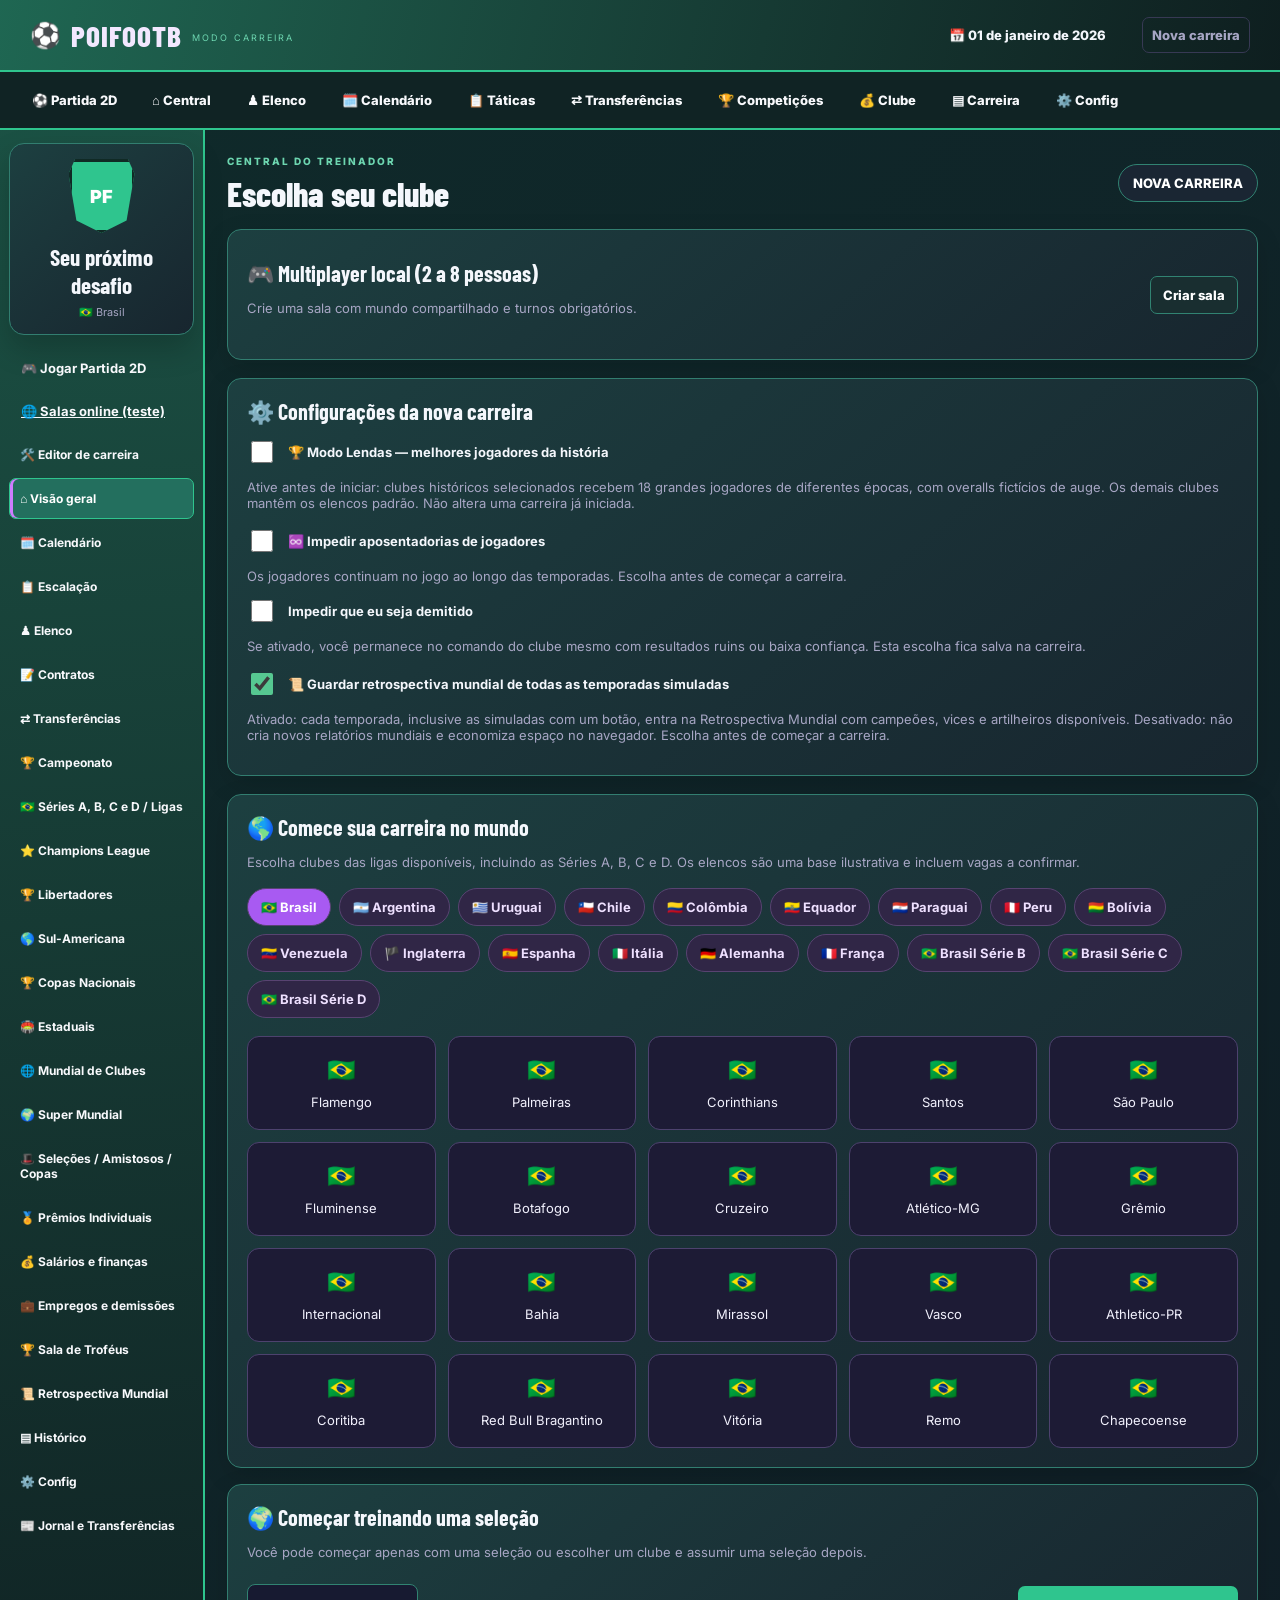
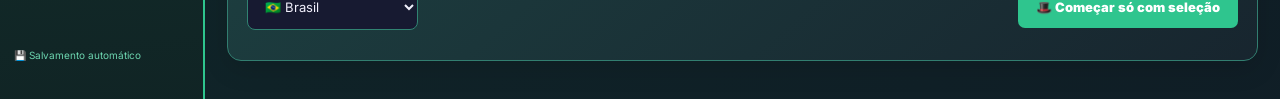
<file: index.html>
<!doctype html><html lang="pt-BR"><head><meta charset="utf-8"><meta name="viewport" content="width=device-width,initial-scale=1"><title>POIFOOTB | Modo Carreira</title><link rel="stylesheet" href="style.css?v=intervalo-20261111"></head><body><header><div class="logo">⚽ <b>POIFOOTB</b><small>MODO CARREIRA</small></div><button id="mobileMenuButton" class="mobile-menu-toggle" aria-label="Abrir menu" aria-expanded="false" aria-controls="nav">☰ Menu</button><div class="header-info"><span id="year"></span><span id="cash"></span><button id="reset">Nova carreira</button></div></header><div id="mobileMenuBackdrop" class="mobile-menu-backdrop"></div><div class="manager-topnav" id="managerTopnav"><a href="partida.html" style="display:inline-flex;align-items:center;padding:10px 14px;color:#73edc2;font-weight:800;text-decoration:none">⚽ Partida 2D</a><button data-jump="home">⌂ Central</button><button data-jump="squad">♟ Elenco</button><button data-jump="calendar">🗓️ Calendário</button><button data-jump="tactics">📋 Táticas</button><button data-jump="market">⇄ Transferências</button><button data-jump="league">🏆 Competições</button><button data-jump="finances">💰 Clube</button><button data-jump="history">▤ Carreira</button><button data-jump="config">⚙️ Config</button></div><div class="shell"><aside><div class="club"><div class="shield" id="shield">PF</div><h2 id="clubtitle">Escolha seu clube</h2><small id="clubsubtitle">Brasileirão Série A</small></div><nav id="nav"><a href="partida.html" style="display:block;padding:12px;color:#73edc2;font-weight:bold;text-decoration:none">🎮 Jogar Partida 2D</a><a href="online.html" style="display:block;padding:12px;color:#73edc2;font-weight:bold">🌐 Salas online (teste)</a><button data-page="editor">🛠️ Editor de carreira</button><button data-page="home" class="active">⌂ Visão geral</button><button data-page="calendar">🗓️ Calendário</button><button data-page="tactics">📋 Escalação</button><button data-page="squad">♟ Elenco</button><button data-page="contracts">📝 Contratos</button><button data-page="market">⇄ Transferências</button><button data-page="league">🏆 Campeonato</button><button data-page="south">🇧🇷 Séries A, B, C e D / Ligas</button><button data-page="champions">⭐ Champions League</button><button data-page="libertadores">🏆 Libertadores</button><button data-page="sudamericana">🌎 Sul-Americana</button><button data-page="national">🏆 Copas Nacionais</button><button data-page="statecups">🏟️ Estaduais</button><button data-page="intercontinental">🌐 Mundial de Clubes</button><button data-page="world">🌍 Super Mundial</button><button data-page="nationalworld">🎩 Seleções / Amistosos / Copas</button><button data-page="statistics">🏅 Prêmios Individuais</button><button data-page="finances">💰 Salários e finanças</button><button data-page="jobs">💼 Empregos e demissões</button><button data-page="trophies">🏆 Sala de Troféus</button><button data-page="seasonreports">📜 Retrospectiva Mundial</button><button data-page="history">▤ Histórico</button><button data-page="config">⚙️ Config</button></nav><button id="resetMobile" class="mobile-new-career" type="button">↻ Nova carreira</button><p class="sidefoot">💾 Salvamento automático</p></aside><main><div class="heading"><div><span class="eyebrow">CENTRAL DO TREINADOR</span><h1 id="heading">Modo Carreira</h1></div><div class="pill" id="round"></div></div><div id="app"></div></main></div><div id="toast" role="status"></div><script>window.onerror=function(m,u,l,c,e){document.getElementById("app").textContent="ERRO: "+m+" linha "+l;};</script><script src="script.js?v=intervalo-20261111"></script><script src="atualizacao-menu.js?v=tema-completo-20261110"></script><script src="escudos-brasileiros.js?v=2"></script></body></html>
</file>
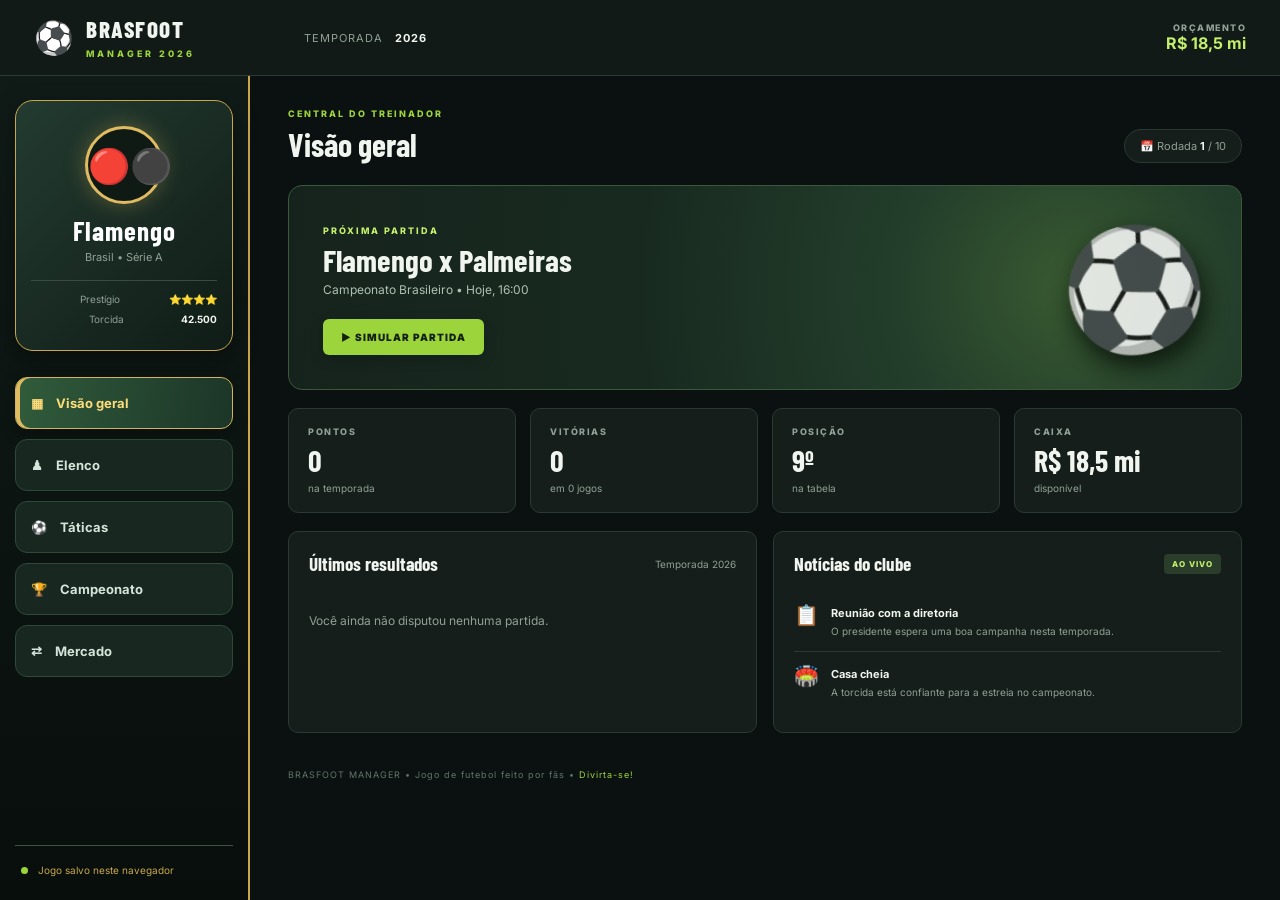
<file: brasfoot-manager/index.html>
<!DOCTYPE html>
<html lang="pt-BR">
<head>
  <meta charset="UTF-8">
  <meta name="viewport" content="width=device-width, initial-scale=1.0">
  <title>Brasfoot Manager — Seu clube, suas decisões</title>
  <link rel="stylesheet" href="style.css">
</head>
<body>
  <header class="topbar">
    <div class="brand"><span class="brand-ball">⚽</span><div><strong>BRASFOOT</strong><small>MANAGER 2026</small></div></div>
    <div class="season">TEMPORADA <b>2026</b></div>
    <div class="money"><span>ORÇAMENTO</span><b id="budget">R$ 18,5 mi</b></div>
  </header>

  <main class="layout">
    <aside class="sidebar">
      <div class="club-card">
        <div class="club-crest" id="crest">🔴⚫</div>
        <h2 id="clubName">Flamengo</h2>
        <p>Brasil • Série A</p>
        <div class="club-stats"><span>Prestígio <b>⭐⭐⭐⭐</b></span><span>Torcida <b>42.500</b></span></div>
      </div>
      <nav>
        <button class="nav active" data-tab="overview">▦ <span>Visão geral</span></button>
        <button class="nav" data-tab="squad">♟ <span>Elenco</span></button>
        <button class="nav" data-tab="tactics">⚽ <span>Táticas</span></button>
        <button class="nav" data-tab="league">🏆 <span>Campeonato</span></button>
        <button class="nav" data-tab="transfers">⇄ <span>Mercado</span></button>
      </nav>
      <div class="sidebar-bottom"><span class="online-dot"></span> Jogo salvo neste navegador</div>
    </aside>

    <section class="content">
      <div class="page-heading">
        <div><p class="eyebrow">CENTRAL DO TREINADOR</p><h1 id="pageTitle">Visão geral</h1></div>
        <div class="round-pill">📅 Rodada <b id="round">1</b> / 10</div>
      </div>

      <section class="tab-panel active" id="overview">
        <div class="hero">
          <div><span class="eyebrow light">PRÓXIMA PARTIDA</span><h2 id="nextOpponent">Flamengo x Palmeiras</h2><p>Campeonato Brasileiro • Hoje, 16:00</p>
          <button class="primary" id="playMatch">▶ SIMULAR PARTIDA</button></div>
          <div class="hero-ball">⚽</div>
        </div>
        <div class="stat-grid">
          <article class="stat-card"><span>PONTOS</span><strong id="points">0</strong><small>na temporada</small></article>
          <article class="stat-card"><span>VITÓRIAS</span><strong id="wins">0</strong><small>em 0 jogos</small></article>
          <article class="stat-card"><span>POSIÇÃO</span><strong id="position">8º</strong><small>na tabela</small></article>
          <article class="stat-card"><span>CAIXA</span><strong id="cash">R$ 18,5 mi</strong><small>disponível</small></article>
        </div>
        <div class="two-col">
          <article class="panel">
            <div class="panel-title"><h3>Últimos resultados</h3><span class="muted">Temporada 2026</span></div>
            <div id="results" class="results"><p class="empty">Você ainda não disputou nenhuma partida.</p></div>
          </article>
          <article class="panel">
            <div class="panel-title"><h3>Notícias do clube</h3><span class="tag">AO VIVO</span></div>
            <div class="news-item"><span class="news-icon">📋</span><div><b>Reunião com a diretoria</b><p>O presidente espera uma boa campanha nesta temporada.</p></div></div>
            <div class="news-item"><span class="news-icon">🏟️</span><div><b>Casa cheia</b><p>A torcida está confiante para a estreia no campeonato.</p></div></div>
          </article>
        </div>
      </section>

      <section class="tab-panel" id="squad">
        <div class="panel">
          <div class="panel-title"><h3>Elenco principal</h3><span class="muted" id="squadCount">11 jogadores</span></div>
          <div class="table-wrap"><table><thead><tr><th>JOGADOR</th><th>POS.</th><th>IDADE</th><th>GER</th><th>VALOR</th></tr></thead><tbody id="squadTable"></tbody></table></div>
        </div>
      </section>

      <section class="tab-panel" id="tactics">
        <div class="two-col">
          <article class="panel">
            <div class="panel-title"><h3>Formação tática</h3></div>
            <label class="field-label" for="formation">Esquema</label>
            <select id="formation"><option>4-3-3</option><option>4-4-2</option><option>4-2-3-1</option><option>3-5-2</option><option>5-3-2</option></select>
            <label class="field-label" for="style">Estilo de jogo</label>
            <select id="style"><option value="balanced"> equilibrado</option><option value="attack">Ofensivo</option><option value="defense">Defensivo</option><option value="possession">Posse de bola</option></select>
            <label class="field-label" for="mentality">Mentalidade</label>
            <select id="mentality"><option>Normal</option><option>Atacar</option><option>Retrancar</option></select>
            <button class="primary full" id="saveTactics">SALVAR TÁTICAS</button>
            <p class="muted tiny" id="tacticsMsg">As mudanças influenciam o desempenho da equipe.</p>
          </article>
          <article class="panel pitch-panel"><h3>Prévia da formação</h3><div class="pitch" id="pitch">
            <span class="player p1">ATA</span><span class="player p2">ATA</span><span class="player p3">ATA</span>
            <span class="player p4">MEI</span><span class="player p5">MEI</span><span class="player p6">MEI</span>
            <span class="player p7">DEF</span><span class="player p8">DEF</span><span class="player p9">DEF</span><span class="player p10">DEF</span><span class="player p11">GOL</span>
          </div></article>
        </div>
      </section>

      <section class="tab-panel" id="league">
        <article class="panel">
          <div class="panel-title"><h3>Campeonato Brasileiro</h3><span class="tag">SÉRIE A</span></div>
          <div class="table-wrap"><table><thead><tr><th>#</th><th>CLUBE</th><th>PTS</th><th>J</th><th>V</th><th>SG</th></tr></thead><tbody id="leagueTable"></tbody></table></div>
        </article>
      </section>

      <section class="tab-panel" id="transfers">
        <article class="panel">
          <div class="panel-title"><h3>Mercado de transferências</h3><span class="muted">Oportunidades disponíveis</span></div>
          <div id="market" class="market-list"></div>
        </article>
      </section>
      <footer>BRASFOOT MANAGER • Jogo de futebol feito por fãs • <span>Divirta-se!</span></footer>
    </section>
  </main>
  <div class="toast" id="toast"></div>
  <script src="script.js"></script>
</body>
</html>
</file>
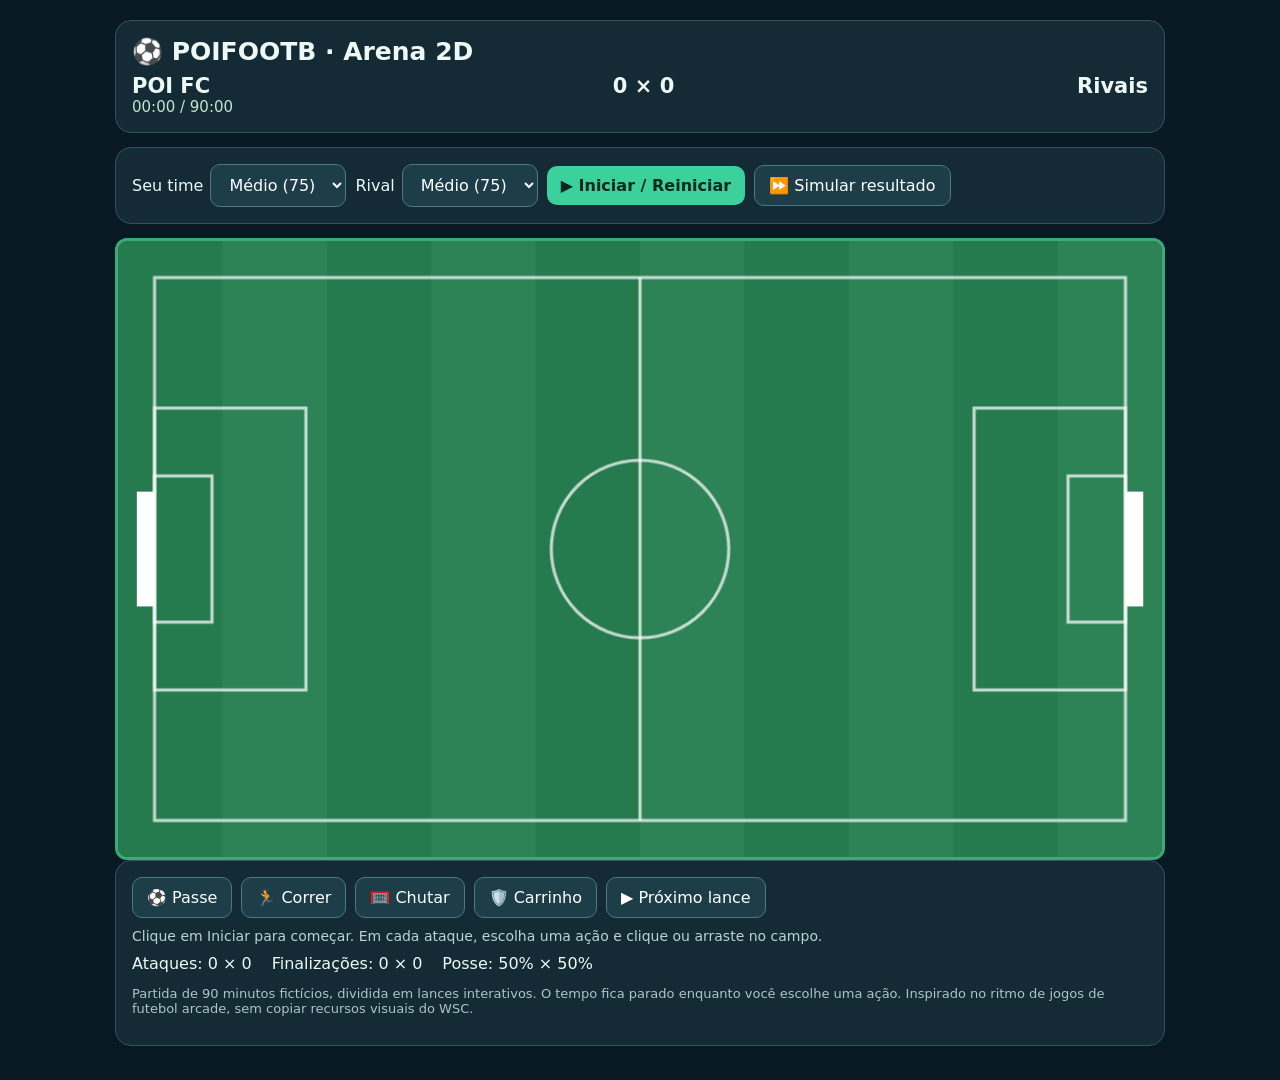
<file: partida.html>
<!doctype html><html lang="pt-BR"><head><meta charset="utf-8"><meta name="viewport" content="width=device-width,initial-scale=1"><title>POIFOOTB · Partida 2D</title><style>
:root{font-family:system-ui,Arial;color:#eef9f5;background:#091923}*{box-sizing:border-box}body{margin:0;padding:20px}main{max-width:1050px;margin:auto}header,.panel{background:#142b36;border:1px solid #2d5560;border-radius:16px;padding:16px;margin-bottom:14px}h1{margin:0 0 8px;font-size:25px}p{color:#b7d4d1}.score{display:flex;justify-content:space-between;align-items:center;gap:12px;font-size:21px;font-weight:800}.clock{font-size:15px;color:#bde6ce}canvas{display:block;width:100%;touch-action:none;border-radius:12px;background:#24794e;border:3px solid #3caa78;cursor:crosshair}button,select,input{font:inherit;padding:10px 14px;border-radius:10px;border:1px solid #4b7a82;background:#1d3e49;color:white}button{cursor:pointer}button.primary{background:#3bd09c;color:#06281f;font-weight:800;border:0}button:disabled{opacity:.45;cursor:default}.controls{display:flex;flex-wrap:wrap;gap:9px;align-items:center}.hint{font-size:14px;margin:10px 0}.pill{display:inline-block;background:#2c4953;padding:5px 9px;border-radius:20px;font-size:13px}.stats{display:flex;flex-wrap:wrap;gap:20px}.message{font-weight:700;color:#9ff0c3}.small{font-size:13px;color:#aac5c5}label{display:inline-flex;align-items:center;gap:7px}select{max-width:170px}@media(max-width:600px){body{padding:8px}.score{font-size:16px}.controls button{flex:1}}
</style></head><body><main><header><h1>⚽ POIFOOTB · Arena 2D</h1><div class="score"><span id="homeName">POI FC</span><span id="score">0 × 0</span><span id="awayName">Rivais</span></div><div class="clock" id="clock">00:00 / 90:00</div></header><section class="panel"><div class="controls"><label>Seu time <select id="homeStrength"><option value="60">Fraco (60)</option><option value="75" selected>Médio (75)</option><option value="90">Forte (90)</option></select></label><label>Rival <select id="awayStrength"><option value="60">Fraco (60)</option><option value="75" selected>Médio (75)</option><option value="90">Forte (90)</option></select></label><button class="primary" id="start">▶ Iniciar / Reiniciar</button><button id="simulate">⏩ Simular resultado</button></div></section><canvas id="pitch" width="1000" height="590" aria-label="Campo de futebol interativo"></canvas><section class="panel"><div class="controls"><button id="pass">⚽ Passe</button><button id="run">🏃 Correr</button><button id="shoot">🥅 Chutar</button><button id="tackle">🛡️ Carrinho</button><button id="next">▶ Próximo lance</button></div><p class="hint" id="hint">Clique em Iniciar para começar. Em cada ataque, escolha uma ação e clique ou arraste no campo.</p><div class="message" id="message"></div><div class="stats"><span id="attacks">Ataques: 0 × 0</span><span id="shots">Finalizações: 0 × 0</span><span id="possession">Posse: 50% × 50%</span></div><p class="small">Partida de 90 minutos fictícios, dividida em lances interativos. O tempo fica parado enquanto você escolhe uma ação. Inspirado no ritmo de jogos de futebol arcade, sem copiar recursos visuais do WSC.</p></section></main><script>
(()=>{'use strict';const $=id=>document.getElementById(id),canvas=$('pitch'),ctx=canvas.getContext('2d'),W=1000,H=590;let game=null,mode='pass',drag=null;const rnd=(a,b)=>a+Math.random()*(b-a),clamp=(n,a,b)=>Math.max(a,Math.min(b,n));function team(s){return Array.from({length:7},(_,i)=>({x:s===0?130+(i%3)*115:870-(i%3)*115,y:100+Math.floor(i/3)*160+(i%3)*35}));}function setup(){game={minute:0,score:[0,0],attacks:[0,0],shots:[0,0],pos:[0,0],side:0,phase:'waiting',players:[team(0),team(1)],ball:{x:500,y:295},selected:3,actions:0};$('message').textContent='';update();draw();next();}function update(){if(!game)return;$('score').textContent=game.score.join(' × ');$('clock').textContent=String(Math.floor(game.minute)).padStart(2,'0')+':00 / 90:00';$('attacks').textContent='Ataques: '+game.attacks.join(' × ');$('shots').textContent='Finalizações: '+game.shots.join(' × ');let p=game.pos[0]+game.pos[1];$('possession').textContent='Posse: '+(p?Math.round(100*game.pos[0]/p):50)+'% × '+(p?Math.round(100*game.pos[1]/p):50)+'%';$('next').disabled=game.phase==='playing'||game.phase==='end';}function next(){if(!game||game.phase==='end')return;if(game.minute>=90){finish();return;}const a=+$('homeStrength').value,b=+$('awayStrength').value;let delta=6+rnd(0,9);game.minute=Math.min(90,game.minute+delta);if(game.minute>=90){finish();return;}game.side=Math.random()<(a*a)/(a*a+b*b)?0:1;game.attacks[game.side]++;game.pos[game.side]+=delta;game.actions=0;game.phase='playing';game.players=[team(0),team(1)];game.selected=3;const p=game.players[game.side][game.selected];p.x=game.side===0?rnd(400,670):rnd(330,600);p.y=rnd(170,410);game.ball={x:p.x,y:p.y};$('hint').textContent=game.side===0?'Seu ataque! Escolha Passe, Correr ou Chutar e desenhe a jogada no campo.':'Ataque rival! Escolha Carrinho e arraste na direção do atacante para tentar recuperar a bola.';$('message').textContent=game.side===0?'Sua vez de atacar!':'Defenda seu gol!';update();draw();}function finish(){game.minute=90;game.phase='end';$('message').textContent='🏁 Fim de jogo! '+game.score[0]+' × '+game.score[1];$('hint').textContent='Clique em Iniciar / Reiniciar para outra partida.';update();draw();}function action(x,y){if(!game||game.phase!=='playing')return;const side=game.side,our=side===0,skill=+(our?$('homeStrength'):$('awayStrength')).value,def=+(our?$('awayStrength'):$('homeStrength')).value,ball=game.ball;let dist=Math.hypot(x-ball.x,y-ball.y),success=Math.random()<(skill/(skill+def));if(our){if(mode==='pass'){let target=game.players[0].reduce((best,p,i)=>Math.hypot(p.x-x,p.y-y)<best.d?{i,d:Math.hypot(p.x-x,p.y-y)}:best,{i:0,d:1e9}).i;game.selected=target;const p=game.players[0][target];ball.x=p.x;ball.y=p.y;game.actions++;$('message').textContent='Passe para o jogador '+(target+1)+'!';if(!success&&Math.random()<.4)endAttack('Passe interceptado!');}else if(mode==='run'){let p=game.players[0][game.selected];p.x=clamp(x,55,945);p.y=clamp(y,55,535);ball.x=p.x;ball.y=p.y;game.actions++;$('message').textContent='Boa arrancada!';if(!success&&Math.random()<.5)endAttack('O defensor roubou a bola!');}else if(mode==='shoot'){game.shots[0]++;const close=clamp((ball.x-280)/650,0,1),aim=1-clamp(Math.abs(y-H/2)/H,0,.75);const chance=clamp(.08+close*.42+skill/350-def/650, .08,.78)*aim;const goal=Math.random()<chance; if(goal)game.score[0]++;endAttack(goal?'⚽ GOOOL DO POI FC!':'🥅 Finalização defendida ou para fora!');}else $('message').textContent='No ataque, use Passe, Correr ou Chutar.';}else{if(mode==='tackle'){const successDef=Math.random()<clamp(.2+def/(skill+def)*.65+(dist<220?.12:0),.1,.85);if(successDef){endAttack('🛡️ Carrinho perfeito! Bola recuperada.');}else{game.shots[1]++;const goal=Math.random()<clamp(.25+(skill-def)/240,.1,.6);if(goal)game.score[1]++;endAttack(goal?'⚽ Gol do adversário!':'🧤 Seu goleiro salvou!');}}else $('message').textContent='Na defesa, escolha Carrinho e arraste no campo.';}if(game.phase==='playing'&&game.actions>=3)endAttack('Fim do lance.');update();draw();}function endAttack(text){game.phase='waiting';$('message').textContent=text;$('hint').textContent='Clique em Próximo lance para avançar o relógio.';}function draw(){ctx.clearRect(0,0,W,H);ctx.fillStyle='#267e50';ctx.fillRect(0,0,W,H);for(let i=0;i<10;i++){ctx.fillStyle=i%2?'#ffffff08':'#00000008';ctx.fillRect(i*100,0,100,H);}ctx.strokeStyle='#ffffffb9';ctx.lineWidth=3;ctx.strokeRect(35,35,W-70,H-70);ctx.beginPath();ctx.moveTo(500,35);ctx.lineTo(500,H-35);ctx.stroke();ctx.beginPath();ctx.arc(500,H/2,85,0,Math.PI*2);ctx.stroke();ctx.strokeRect(35,160,145,270);ctx.strokeRect(820,160,145,270);ctx.strokeRect(35,225,55,140);ctx.strokeRect(910,225,55,140);ctx.fillStyle='#fff';ctx.fillRect(18,240,17,110);ctx.fillRect(965,240,17,110);if(!game)return;game.players.forEach((players,s)=>players.forEach((p,i)=>{ctx.beginPath();ctx.arc(p.x,p.y,19,0,Math.PI*2);ctx.fillStyle=s===0?'#00c6ff':'#ff6c67';ctx.fill();ctx.strokeStyle='#102c36';ctx.lineWidth=3;ctx.stroke();ctx.fillStyle='#06242e';ctx.font='bold 16px system-ui';ctx.textAlign='center';ctx.textBaseline='middle';ctx.fillText(i+1,p.x,p.y);if(game.phase==='playing'&&s===game.side&&i===game.selected){ctx.beginPath();ctx.arc(p.x,p.y,26,0,Math.PI*2);ctx.strokeStyle='#fff368';ctx.lineWidth=3;ctx.stroke();}}));ctx.beginPath();ctx.arc(game.ball.x,game.ball.y,10,0,Math.PI*2);ctx.fillStyle='white';ctx.fill();ctx.strokeStyle='#17242b';ctx.lineWidth=3;ctx.stroke();if(drag){ctx.beginPath();ctx.moveTo(drag.x,drag.y);ctx.lineTo(drag.tx,drag.ty);ctx.strokeStyle='#ffe65b';ctx.lineWidth=5;ctx.stroke();}}function point(e){let r=canvas.getBoundingClientRect();return{x:clamp((e.clientX-r.left)*W/r.width,0,W),y:clamp((e.clientY-r.top)*H/r.height,0,H)}}canvas.addEventListener('pointerdown',e=>{if(!game||game.phase!=='playing')return;let p=point(e);drag={x:game.ball.x,y:game.ball.y,tx:p.x,ty:p.y};canvas.setPointerCapture(e.pointerId);draw()});canvas.addEventListener('pointermove',e=>{if(!drag)return;let p=point(e);drag.tx=p.x;drag.ty=p.y;draw()});canvas.addEventListener('pointerup',e=>{if(!drag)return;let p=point(e);drag=null;action(p.x,p.y)});['pass','run','shoot','tackle'].forEach(id=>$(id).onclick=()=>{mode=id;$('message').textContent='Ação selecionada: '+({pass:'Passe',run:'Correr',shoot:'Chutar',tackle:'Carrinho'}[id])+'. Arraste no campo.'});$('next').onclick=next;$('start').onclick=setup;$('simulate').onclick=()=>{setup();while(game.phase!=='end'){if(game.phase==='playing'){if(game.side===0){mode='shoot';action(950,rnd(230,360))}else{mode='tackle';action(game.ball.x,game.ball.y)}}else next()}$('message').textContent='🏁 Simulação concluída: '+game.score.join(' × ');};draw();})();
</script></body></html>
</file>
<file: style.css>
@import url('https://fonts.googleapis.com/css2?family=Barlow+Condensed:wght@600;700;800&family=Inter:wght@400;500;600;700;800&display=swap');:root{--bg:#0a100d;--panel:#17221b;--panel2:#1e3024;--line:#324436;--green:#b7eb62;--gold:#e4bf69;--text:#edf5ee;--muted:#a3b5a7}*{box-sizing:border-box}body{margin:0;background:var(--bg);color:var(--text);font:13px Inter,Arial,sans-serif}button,select{font:inherit}button{cursor:pointer}header{height:76px;background:#111b15;border-bottom:1px solid var(--line);display:flex;align-items:center;justify-content:space-between;padding:0 30px}.logo{display:flex;gap:10px;align-items:center;font-size:25px}.logo b{font:800 29px 'Barlow Condensed';letter-spacing:1px}.logo small{font-size:9px;color:var(--green);letter-spacing:2px;align-self:end;margin-bottom:10px}.header-info{display:flex;align-items:center;gap:18px;font-weight:800}.header-info span:nth-child(2){color:var(--green)}.header-info button{background:transparent;color:var(--muted);border:1px solid var(--line);padding:9px;border-radius:7px}.shell{display:grid;grid-template-columns:245px 1fr;min-height:calc(100vh - 76px)}aside{background:linear-gradient(#16231a,#0d1510);border-right:1px solid #496043;padding:20px 14px;display:flex;flex-direction:column}.club{text-align:center;background:linear-gradient(135deg,#2d4932,#18271d);border:1px solid #657a4c;border-radius:15px;padding:22px 12px;margin-bottom:25px}.shield{width:66px;height:74px;margin:0 auto 10px;display:grid;place-items:center;background:#142017;border:3px solid var(--gold);clip-path:polygon(10% 0,90% 0,100% 20%,88% 83%,50% 100%,12% 83%,0 20%);font-weight:900;font-size:18px;color:var(--gold)}.club h2{font:700 23px 'Barlow Condensed';margin:0 0 4px}.club small{color:var(--muted)}nav{display:grid;gap:8px}nav button{background:transparent;color:#c1d0c3;text-align:left;border:1px solid transparent;border-radius:10px;padding:15px 13px;font-weight:700}nav button:hover{background:#253a2b}nav button.active{background:linear-gradient(90deg,#385638,#24392a);color:var(--green);border-color:#54744b;box-shadow:inset 4px 0 var(--gold)}.sidefoot{margin-top:auto;color:#849a88;font-size:10px;padding:15px 5px}main{padding:30px 35px;max-width:1450px;width:100%;margin:0 auto}.heading{display:flex;justify-content:space-between;align-items:center;margin-bottom:23px}.eyebrow{color:var(--green);letter-spacing:2px;font-size:10px;font-weight:800}h1{font:800 34px 'Barlow Condensed';margin:5px 0 0}h2,h3{font-family:'Barlow Condensed';margin:0}.pill{background:var(--panel);border:1px solid var(--line);border-radius:20px;padding:10px 14px;color:var(--gold);font-weight:800}.hero{background:radial-gradient(circle at 85% 40%,#416d36,#1e3825 55%,#17261c);border:1px solid #53704c;border-radius:15px;padding:30px;display:flex;align-items:center;justify-content:space-between;gap:15px}.hero h2{font-size:35px;margin:8px 0}.hero p{color:#bdd1bd}.hero .ball{font-size:100px}.primary{background:var(--green);border:0;color:#152111;border-radius:7px;font-weight:900;padding:13px 18px}.primary:hover{background:#d2ff87}.secondary{background:#2c4531;color:#d4f0c0;border:1px solid #4e7250;border-radius:7px;padding:10px 12px;font-weight:800}.danger{color:#f1a39a}.stats{display:grid;grid-template-columns:repeat(4,1fr);gap:13px;margin:17px 0}.stat,.panel{background:var(--panel);border:1px solid var(--line);border-radius:12px;padding:19px}.stat small{color:var(--muted);font-size:10px;font-weight:800;letter-spacing:1px}.stat strong{display:block;font:800 31px 'Barlow Condensed';margin:6px 0}.cols{display:grid;grid-template-columns:1fr 1fr;gap:16px}.panel{margin-bottom:16px}.panel h3{font-size:22px;margin-bottom:13px}.muted{color:var(--muted)}.row{display:flex;align-items:center;justify-content:space-between;gap:12px;padding:11px 0;border-bottom:1px solid #2b3d30}.row:last-child{border:0}.row b{font-weight:800}.result{font-weight:800;color:var(--gold)}.tablewrap{overflow-x:auto}table{width:100%;border-collapse:collapse}th,td{text-align:left;padding:12px;border-bottom:1px solid #2c4030}th{font-size:10px;letter-spacing:1px;color:var(--muted)}tr:last-child td{border-bottom:0}.mine{background:#2c462e}.rating{color:var(--green);font-weight:900}.marketrow{display:grid;grid-template-columns:1fr auto auto;align-items:center;gap:14px;padding:13px;border-bottom:1px solid var(--line)}.marketrow small{display:block;margin-top:5px;color:var(--muted)}.marketrow .price{color:var(--gold);font-weight:800}.marketrow button{min-width:85px}.marketrow button:disabled{opacity:.4;cursor:not-allowed}select{background:#101a13;color:var(--text);border:1px solid var(--line);padding:13px;border-radius:8px;max-width:100%}.choice{display:grid;grid-template-columns:repeat(auto-fill,minmax(175px,1fr));gap:12px}.teamchoice{background:#1b2b20;border:1px solid #3e5942;border-radius:12px;padding:19px 12px;color:var(--text);text-align:center}.teamchoice:hover{border-color:var(--gold);background:#304633}.teamchoice .mini{display:block;color:var(--gold);font-weight:900;font-size:23px;margin-bottom:10px}.tag{font-size:10px;color:var(--gold)}#toast{position:fixed;right:20px;bottom:20px;background:#d9f49d;color:#18220f;border-radius:8px;padding:13px 18px;font-weight:800;opacity:0;pointer-events:none;transition:.2s}#toast.show{opacity:1}.notice{padding:12px 15px;border:1px solid #5d6c43;background:#273822;border-radius:8px;margin-bottom:15px;color:#e0edce}.actions{display:flex;gap:10px;flex-wrap:wrap}.seasonend{border-color:var(--gold)}@media(max-width:900px){.shell{grid-template-columns:1fr}aside{padding:10px}.club,.sidefoot{display:none}nav{display:flex;overflow:auto}nav button{white-space:nowrap}main{padding:20px 14px}.cols{grid-template-columns:1fr}}@media(max-width:550px){header{padding:10px;height:auto;gap:10px;flex-wrap:wrap}.header-info{gap:10px}.logo b{font-size:23px}.stats{grid-template-columns:repeat(2,1fr)}.hero{padding:20px}.hero .ball{font-size:55px}.hero h2{font-size:26px}.marketrow{grid-template-columns:1fr auto}.marketrow button{grid-column:2}.marketrow .price{grid-column:2;grid-row:1}}

.leaguechips{display:flex;gap:8px;flex-wrap:wrap;margin:18px 0}.chip{background:#233b2a;border:1px solid #45674b;color:#e4f2e5;border-radius:24px;padding:10px 13px;font-weight:700}.chip.selected,.chip:hover{background:#b7eb62;color:#142016}.groupgrid{display:grid;grid-template-columns:repeat(2,minmax(0,1fr));gap:12px;margin-top:15px}.groupcard{background:#101c15;border:1px solid #3c5940;border-radius:10px;padding:13px}.groupcard h4{color:#e4bf69;margin:0 0 10px;letter-spacing:1px}.groupteam{display:flex;justify-content:space-between;gap:10px;padding:8px 0;border-top:1px solid #2d4032;font-size:11px}.groupteam b{color:#b7eb62}.primary:disabled{opacity:.5;cursor:not-allowed}@media(max-width:700px){.groupgrid{grid-template-columns:1fr}}

.club-link{background:transparent;border:0;color:#c7eb89;cursor:pointer;font-weight:700;text-align:left;padding:7px 0}.club-link:hover{text-decoration:underline;color:#fff}

.tactic-select{padding:9px;border-radius:8px;border:1px solid #63836b;background:#102218;color:#fff;max-width:100%;width:100%}.pitch{background:repeating-linear-gradient(0deg,#236c3d 0px,#236c3d 52px,#2b7b47 52px,#2b7b47 104px);border:3px solid #d4e8d2;border-radius:12px;margin:18px 0;padding:20px;display:grid;grid-template-columns:repeat(auto-fit,minmax(175px,1fr));gap:12px}.pitch-title{grid-column:1/-1;text-align:center;font-weight:bold}.pitch-player{background:#123c2bbd;padding:10px;border:1px solid #9ed2a1;border-radius:10px}.position-tag{display:block;font-weight:bold;margin-bottom:5px}.live-panel{min-height:500px}.live-score{display:flex;align-items:center;justify-content:space-around;gap:12px;text-align:center;padding:25px 0}.live-score strong{font-size:clamp(30px,5vw,56px);white-space:nowrap}.live-score>div{flex:1}.live-progress{height:12px;background:#293c2d;border-radius:10px;overflow:hidden}.live-progress span{display:block;background:#74e18c;height:100%;transition:width .5s}.live-event{border-bottom:1px solid #304737;padding:10px 0}.live-event b{margin-right:10px;color:#9ce7a4}

.multiplayer-bar{border:1px solid #4b8b69;margin-bottom:18px}.multiplayer-bar .row{gap:15px;flex-wrap:wrap}.multiplayer-bar h3{margin:0 0 5px}.multiplayer-bar .leaguechips{margin:10px 0}.multiplayer-bar button{cursor:pointer}

.trust-row{margin:15px 0}.trust-track{height:15px;border-radius:999px;background:#263b30;overflow:hidden;margin-top:6px}.trust-track span{display:block;height:100%;border-radius:999px;transition:width .25s}

/* Navegação mobile em painel lateral */
.mobile-menu-toggle{display:none;background:#25422d;border:1px solid #6d9364;border-radius:9px;color:#e9f6dd;font-weight:800;padding:10px 14px;min-height:44px}
.mobile-menu-backdrop{display:none}
@media(max-width:900px){
.mobile-menu-toggle{display:inline-flex;align-items:center;justify-content:center;order:2}
header{gap:10px;flex-wrap:wrap;padding:12px 14px;height:auto}
.header-info{flex-wrap:wrap;gap:8px;margin-left:auto}
.shell{display:block}
aside{position:fixed;top:0;bottom:0;left:0;width:min(82vw,310px);z-index:1002;overflow-y:auto;display:block;transform:translateX(-105%);transition:transform .2s ease;box-shadow:10px 0 30px #0008;padding:18px 14px}
aside .club{display:block;margin-top:15px;margin-bottom:14px}
aside nav{display:grid;overflow:visible;gap:5px}
aside nav button{white-space:normal;width:100%;min-height:45px;padding:12px}
.mobile-menu-open aside{transform:translateX(0)}
.mobile-menu-open .mobile-menu-backdrop{display:block;position:fixed;inset:0;background:#000a;z-index:1001}
main{padding:16px 12px;min-width:0}
.heading{flex-wrap:wrap;gap:10px}
.tablewrap{max-width:100%;overflow-x:auto}
.pitch{grid-template-columns:repeat(auto-fit,minmax(min(100%,145px),1fr));padding:12px}
.live-score{gap:6px}.live-score strong{font-size:clamp(24px,6vw,48px)}
}
@media(max-width:550px){.logo b{font-size:22px}.logo small{display:none}.header-info{width:100%;justify-content:space-between;order:3}.mobile-menu-toggle{margin-left:auto}.stats{gap:8px}.stat,.panel{padding:13px}.hero{padding:15px}.hero .ball{display:none}.actions button{min-height:44px}}

/* Chave eliminatória responsiva */
.bracket-scroll{overflow-x:auto;overscroll-behavior-x:contain;padding:12px 2px 20px;-webkit-overflow-scrolling:touch}
.bracket-grid{display:flex;gap:22px;align-items:stretch;width:max-content;min-width:100%}
.bracket-round{width:210px;display:flex;flex-direction:column;flex:none}
.bracket-round h4{margin:0 0 14px;text-align:center;font-size:13px;letter-spacing:.04em}
.bracket-matches{display:flex;flex-direction:column;justify-content:space-around;gap:12px;flex:1}
.bracket-match{border:1px solid #475569;border-radius:9px;background:rgba(100,116,139,.10);overflow:hidden;min-height:72px;display:flex;flex-direction:column;justify-content:center}
.bracket-team{display:flex;align-items:center;justify-content:space-between;gap:8px;padding:9px 10px;font-size:12px;min-height:35px}
.bracket-team+.bracket-team{border-top:1px solid rgba(148,163,184,.25)}
.bracket-team span{overflow:hidden;text-overflow:ellipsis;white-space:nowrap}
.bracket-team b{flex:none;font-size:13px}
.bracket-winner{color:#22c55e;font-weight:800}
.bracket-champion{justify-content:center}
@media(max-width:700px){.bracket-round{width:178px}.bracket-grid{gap:12px}}

/* Sala de Troféus */
.trophy-grid{display:grid;grid-template-columns:repeat(auto-fit,minmax(190px,1fr));gap:14px;margin:16px 0}.trophy-card{background:linear-gradient(145deg,#243728,#142219);border:1px solid #53684d;border-radius:14px;padding:22px 16px;text-align:center;box-shadow:0 4px 16px #0003}.trophy-icon{font-size:42px;margin-bottom:10px}.trophy-card h3{font-size:15px;line-height:1.4;margin:8px 0;color:#f4e6a6}.trophy-count{font-size:23px;font-weight:800;color:#ffdd79;margin:10px 0}.trophy-card small{color:#c7d4c7;line-height:1.5}

/* Fundo exclusivo do Brasileirão Série A, fornecido pelo usuário. */
body.bg-brasileirao main{background-image:linear-gradient(rgba(5,20,24,.65),rgba(5,20,24,.82)),url('[data-uri]');background-position:center top;background-size:cover;background-repeat:no-repeat;border-radius:12px;min-height:calc(100vh - 80px)}
body.bg-brasileirao main .panel{background:rgba(17,32,27,.88);backdrop-filter:blur(3px)}
body.bg-brasileirao main .heading{background:rgba(5,25,31,.72);border-radius:12px;padding:12px}


/* Interface estilo manager: tema escuro com destaques violeta */
:root{--bg:#0a0c1a;--panel:#171a30;--panel2:#22243e;--line:#373954;--green:#c67bff;--gold:#e6b9ff;--text:#f1f0fc;--muted:#a7a6c4}
body{background:#090b19;color:var(--text)}header{background:#0d1023;border-bottom:1px solid #343050;height:72px}header .logo b{color:#f2e8ff}header .logo small{color:#b76aff}.header-info span:nth-child(2){color:#d8a1ff}
.manager-topnav{display:flex;gap:6px;align-items:center;overflow-x:auto;background:#101226;border-bottom:1px solid #353351;padding:8px 18px;scrollbar-width:thin}.manager-topnav button{flex:none;border:0;border-radius:7px;padding:12px 15px;background:transparent;color:#c7c5e0;font-weight:800}.manager-topnav button:hover{background:#28213f;color:#fff}
.shell{min-height:calc(100vh - 121px);grid-template-columns:205px minmax(0,1fr)}aside{background:#0f1226;border-color:#343351;padding:13px 9px}aside .club{background:linear-gradient(145deg,#2d2148,#161a30);border-color:#59457b;padding:15px 8px;margin-bottom:13px}aside nav{gap:3px}aside nav button{font-size:12px;padding:12px 10px;border-radius:7px}aside nav button:hover{background:#292441}aside nav button.active{background:linear-gradient(90deg,#53277d,#26203f);border-color:#8652b4;box-shadow:inset 3px 0 #ce7cff;color:#fff}
main{max-width:1700px;padding:22px 22px}.heading{margin-bottom:15px}.eyebrow{color:#c28aff}.pill{color:#f0cbff}.panel,.stat,.groupcard{background:#191c34;border-color:#393c5c}.hero{background:linear-gradient(125deg,#2c214a,#1a203b);border-color:#544477}.primary{background:linear-gradient(95deg,#8139c9,#d14e9c);color:#fff}.primary:hover{background:#a14adf}.secondary,.chip{background:#302646;color:#eee0ff;border-color:#584371}.chip.selected,.chip:hover{background:#a85af2;color:#fff}.rating{color:#d9a3ff}.result{color:#e9baff}.mine{background:#302446}select{background:#171a31}.teamchoice{background:#1d1b35;border-color:#4d426e}.teamchoice:hover{background:#302348;border-color:#ae71e9}.notice{background:#2d2443;border-color:#594578}.club-link{color:#d6a0ff}
.fm-dashboard{display:grid;grid-template-columns:minmax(270px,1.12fr) minmax(280px,1.08fr) minmax(245px,.78fr);grid-template-areas:'inbox news schedule' 'inbox calendar table';gap:14px;align-items:stretch;margin-bottom:16px}.fm-widget{min-width:0;background:#17192e;border:1px solid #393b59;border-radius:11px;overflow:hidden}.fm-inbox{grid-area:inbox}.fm-news{grid-area:news}.fm-schedule{grid-area:schedule}.fm-calendar{grid-area:calendar}.fm-table{grid-area:table}.fm-widget-head{display:flex;align-items:center;justify-content:space-between;gap:8px;padding:14px 15px;border-bottom:1px solid #30324d}.fm-widget-head h3{font:800 19px 'Barlow Condensed',sans-serif;margin:0}.fm-kicker{color:#c18be9;font-size:9px;letter-spacing:.08em;font-weight:800}.fm-message-list{padding:6px 10px}.fm-message{display:flex;align-items:center;gap:12px;text-align:left;width:100%;padding:17px 8px;background:transparent;border:0;border-bottom:1px solid #2d2e49;color:#f0eaff}.fm-message:hover{background:#24203d}.fm-message-icon{width:35px;height:35px;flex:none;display:grid;place-items:center;border-radius:50%;background:#33304d;font-size:17px}.fm-message span:nth-child(2){display:grid;gap:6px;min-width:0}.fm-message strong{font-size:12px}.fm-message small{color:#a6a3be;line-height:1.4}.fm-arrow{margin-left:auto;font-size:25px;color:#b776f0}.fm-inbox-footer{padding:14px;color:#a6a3be;font-size:10px}.fm-feature{background:radial-gradient(ellipse at 90% 0%,#573174 0%,transparent 55%),linear-gradient(130deg,#24243d,#191a30);padding:23px 20px 18px;min-height:220px}.fm-feature-label{color:#d9a1ff;font-size:10px;letter-spacing:.13em;font-weight:900}.fm-feature h2{font-size:clamp(24px,2.3vw,35px);line-height:1.08;margin:15px 0}.fm-feature p{color:#b9b5d3;font-size:11px;line-height:1.5}.fm-feature .primary{margin-top:10px}.fm-mini-metrics{display:grid;grid-template-columns:repeat(3,1fr);text-align:center;padding:15px 8px;gap:6px}.fm-mini-metrics>div{display:grid;gap:5px;border-right:1px solid #373550}.fm-mini-metrics>div:last-child{border:0}.fm-mini-metrics span{font-size:9px;color:#a9a6c4}.fm-mini-metrics strong{font:800 27px 'Barlow Condensed'}.fm-next-opponent{display:flex;gap:12px;align-items:center;padding:17px 14px}.fm-next-opponent>span{font-size:30px}.fm-next-opponent div{display:grid;gap:6px}.fm-next-opponent small{color:#a7a3c5}.fm-next-opponent strong{font-size:12px}.fm-fixture{display:flex;justify-content:space-between;align-items:center;gap:8px;padding:10px 14px;border-bottom:1px solid #2b2e4a;font-size:11px}.fm-fixture strong{color:#e6b5ff}.fm-calendar-grid{display:grid;grid-template-columns:repeat(7,minmax(0,1fr));gap:3px;padding:13px}.fm-day{height:60px;border:1px solid #373850;background:#20233b;border-radius:5px;display:flex;flex-direction:column;justify-content:space-between;padding:7px}.fm-day small{color:#b9b4ce}.fm-day span{align-self:end;color:#7c7699}.fm-day.fm-today{background:linear-gradient(135deg,#6827a5,#3d2a68);border-color:#ae72e9}.fm-calendar-note{padding:0 13px;font-size:10px}.fm-quick-actions{display:flex;gap:8px;flex-wrap:wrap;padding:10px 13px 15px}.fm-quick-actions button,.fm-text-button{background:#29223f;border:1px solid #493b67;color:#e5d0fa;border-radius:6px;padding:8px;font-size:11px;cursor:pointer}.fm-text-button{border:0;background:transparent;color:#d79eff}.fm-standing{display:grid;grid-template-columns:20px 1fr auto;gap:8px;align-items:center;padding:9px 12px;border-bottom:1px solid #2d304a;font-size:11px}.fm-standing span{color:#a9a4c4}.fm-standing b{overflow:hidden;text-overflow:ellipsis;white-space:nowrap}.fm-standing small{color:#d3c4ea}.fm-standing.fm-mine{background:#42245f;border-left:3px solid #d38cff}
@media(max-width:1250px){.fm-dashboard{grid-template-columns:minmax(260px,1fr) minmax(260px,1fr);grid-template-areas:'news schedule' 'inbox table' 'calendar calendar'}}
@media(max-width:900px){.manager-topnav{padding:7px 10px}.shell{min-height:calc(100vh - 120px)}.fm-dashboard{grid-template-columns:1fr 1fr;grid-template-areas:'news news' 'schedule table' 'inbox calendar'}}
@media(max-width:640px){.fm-dashboard{grid-template-columns:1fr;grid-template-areas:'news' 'schedule' 'table' 'inbox' 'calendar'}.fm-day{height:47px;padding:4px}.manager-topnav button{padding:10px 12px;font-size:12px}.fm-feature{min-height:0}.fm-feature h2{font-size:27px}}

/* Calendário completo */
.calendar-controls{display:flex;align-items:end;flex-wrap:wrap;gap:12px;margin:18px 0}.calendar-controls label{display:flex;flex-direction:column;gap:5px;font-weight:600}.calendar-controls input{padding:11px;border:1px solid #66598b;border-radius:8px;background:#151a2e;color:#fff;color-scheme:dark}.calendar-match-list{display:grid;gap:10px}.calendar-match{display:flex;align-items:center;justify-content:space-between;gap:15px;padding:14px;border:1px solid #3c3a59;border-radius:10px;background:#1a1d30}.calendar-match>div{display:flex;flex-direction:column;gap:5px}.calendar-match small{color:#bcb8d6}.calendar-due{border-color:#c09b4e;background:#29263a}.calendar-alert{color:#f6cb78;font-weight:700}@media(max-width:650px){.calendar-match{flex-direction:column;align-items:stretch}.calendar-controls>*{flex:1 1 100%}}

/* Felicidade individual dos jogadores */
.player-happiness{display:flex;align-items:center;gap:8px;min-width:120px}.happiness-track{height:9px;width:88px;background:#344039;border-radius:99px;overflow:hidden}.happiness-track span{height:100%;display:block;border-radius:99px}.player-happiness strong{font-size:12px;white-space:nowrap}

/* Modo de partida controlável */
.manual-match{max-width:960px;margin:auto}.manual-match canvas{display:block;width:100%;height:auto;aspect-ratio:8/5;border:3px solid #3d9d67;border-radius:12px;touch-action:none}.manual-controls{display:flex;justify-content:space-between;align-items:center;gap:16px;margin:15px 0;flex-wrap:wrap}.manual-pad{display:grid;justify-items:center;gap:6px}.manual-pad>div{display:flex;gap:6px}.manual-actions{display:grid;grid-template-columns:repeat(2,minmax(100px,1fr));gap:8px}.manual-controls button{min-height:48px;touch-action:none;user-select:none;-webkit-user-select:none}.manual-pad button{min-width:58px}.manual-match h2{font-size:clamp(14px,3vw,24px)}

/* Escolha de modo antes de iniciar cada jogo */
.match-mode-panel{max-width:980px;margin:0 auto;padding:28px!important}.match-mode-panel h2{font-size:clamp(26px,4vw,38px);margin:8px 0}.match-mode-options{display:grid;grid-template-columns:repeat(2,minmax(0,1fr));gap:18px;margin:25px 0}.match-mode-card{display:flex;flex-direction:column;align-items:flex-start;text-align:left;gap:13px;min-height:255px;padding:26px;border:2px solid #425a54;border-radius:18px;background:linear-gradient(145deg,#1e3332,#101d25);color:#f3faf5;cursor:pointer;transition:transform .15s,border-color .15s,box-shadow .15s}.match-mode-card:hover,.match-mode-card:focus-visible{transform:translateY(-3px);border-color:#7cdd9c;box-shadow:0 10px 30px #0004}.match-mode-card strong{font-size:25px}.match-mode-card small{font-size:14px;line-height:1.55;color:#c7d5d0}.match-mode-icon{font-size:42px}.match-mode-action{margin-top:auto;padding:10px 14px;border-radius:10px;background:#55a96f;color:#081d12;font-weight:800}@media(max-width:620px){.match-mode-options{grid-template-columns:1fr}.match-mode-card{min-height:205px;padding:19px}}

/* Elenco e escalação: campo vertical com jogadores em suas posições */
.squad-board{max-width:760px;margin:20px auto;border-radius:16px;overflow:hidden;box-shadow:0 14px 34px #0003;background:#092d20;color:#fff}
.squad-board-header{display:flex;justify-content:space-between;gap:12px;align-items:center;padding:15px 20px;background:#092e22;letter-spacing:.05em}
.squad-board-header span{font-size:.8rem;opacity:.8}
.squad-grass{position:relative;isolation:isolate;min-height:590px;padding:30px 20px;display:flex;flex-direction:column;justify-content:space-around;border:5px solid #159767;background:repeating-linear-gradient(0deg,#0e8c55 0px,#0e8c55 68px,#119b60 68px,#119b60 136px)}
.squad-grass:before{content:"";position:absolute;inset:12px;border:2px solid #ffffff7d;pointer-events:none;z-index:-1}
.squad-midline{position:absolute;top:50%;left:12px;right:12px;border-top:2px solid #ffffff7d;z-index:-1}
.squad-centercircle{position:absolute;top:50%;left:50%;transform:translate(-50%,-50%);width:125px;height:125px;border:2px solid #ffffff7d;border-radius:50%;z-index:-1}
.squad-area{position:absolute;left:25%;width:50%;height:85px;border:2px solid #ffffff7d;z-index:-1}
.squad-area-top{top:12px;border-top:0}.squad-area-bottom{bottom:12px;border-bottom:0}
.squad-field-row{display:flex;justify-content:space-around;align-items:center;gap:5px;position:relative;width:100%}
.squad-field-player{width:18%;min-width:0;text-align:center;display:flex;align-items:center;flex-direction:column;gap:3px;text-shadow:0 1px 3px #0008}
.squad-shirt{width:38px;height:39px;background:#fff;color:#17382b;clip-path:polygon(18% 0,34% 8%,66% 8%,82% 0,100% 22%,85% 39%,78% 30%,78% 100%,22% 100%,22% 30%,15% 39%,0 22%);display:grid;place-items:center;padding-top:4px;font-size:13px;font-weight:900;text-shadow:none}
.squad-field-name{font-size:11px;line-height:1.15;font-weight:800;background:#102b24e8;padding:4px 6px;border-radius:4px;max-width:100%;white-space:nowrap;overflow:hidden;text-overflow:ellipsis}
.squad-field-rating{font-size:10px;font-weight:700;color:#d2ffe5}
.squad-field-select{max-width:100%;width:100%;font-size:10px;padding:5px 2px;border-radius:6px;background:#fff;color:#10251c;border:0;text-shadow:none}
.squad-quick-actions{display:flex;justify-content:center;margin:12px 0 22px}
@media(max-width:600px){.squad-grass{min-height:510px;padding:20px 6px}.squad-shirt{width:30px;height:32px;font-size:11px}.squad-field-name{font-size:9px;padding:3px}.squad-field-rating{font-size:9px}.squad-field-player{width:20%}.squad-field-select{font-size:9px}.squad-board-header{padding:12px;font-size:12px}}

/* Nova carreira fica dentro do menu lateral somente no celular. */
.mobile-new-career{display:none}
@media(max-width:900px){.header-info #reset{display:none}.mobile-new-career{display:block;width:100%;margin:16px 0 8px;padding:14px 12px;background:#35243c;border:1px solid #ae79c4;border-radius:10px;color:#f7eaff;font-weight:800;text-align:left;min-height:48px}.mobile-new-career:hover{background:#493050}}

/* Modo seleção: convocação adaptada ao celular */
.national-callup-grid{display:grid;grid-template-columns:repeat(auto-fit,minmax(210px,1fr));gap:9px;margin:12px 0 20px}
.national-callup-item{display:flex;gap:9px;align-items:center;padding:10px;border:1px solid rgba(130,155,155,.3);border-radius:10px;cursor:pointer}
.national-callup-item input{width:18px;height:18px;flex-shrink:0;accent-color:#43bc8b}
.national-callup-item small{display:block;opacity:.7}
@media(max-width:600px){.national-callup-grid{grid-template-columns:1fr}.national-callup-item{padding:12px}}

.sub-panel{margin:16px 0;padding:16px;border:1px solid #557a61;border-radius:12px;background:#193324}.sub-panel select{max-width:100%;padding:9px;margin:5px;background:#10291c;color:#fff;border:1px solid #557a61;border-radius:8px}

/* POIFOOTB 2026 — interface do clube */
:root{--club-primary:#2fc58e;--club-secondary:#102a25;--club-on-primary:#fff;--club-accent:#2fc58e}
body{background:radial-gradient(ellipse at 15% -10%,color-mix(in srgb,var(--club-primary) 14%,#0c1218),transparent 60%),#0c1118;color:#eef3f6}
header{background:linear-gradient(110deg,var(--club-secondary),#131b26 75%);border-bottom:3px solid var(--club-primary);box-shadow:0 4px 30px #0004}
aside{background:linear-gradient(175deg,color-mix(in srgb,var(--club-secondary) 65%,#111c27),#101722);border-right:1px solid color-mix(in srgb,var(--club-primary) 40%,#354354)}
.club{background:linear-gradient(140deg,var(--club-secondary),#1b2531);border:1px solid var(--club-primary);box-shadow:0 14px 30px #0003}
.shield{background:var(--club-primary);color:var(--club-on-primary);border-color:var(--club-secondary)}
.logo small,.eyebrow,.rating{color:var(--club-accent)}
nav{gap:4px}nav button{padding:12px 14px;border-radius:11px;transition:background .15s,transform .15s}
nav button:hover{background:color-mix(in srgb,var(--club-primary) 18%,#1a2430);transform:translateX(2px)}
nav button.active,nav button.poi-current{background:linear-gradient(95deg,color-mix(in srgb,var(--club-primary) 32%,#17212c),#17212c);color:#fff;border-color:var(--club-primary);box-shadow:inset 4px 0 var(--club-primary)}
.primary{background:var(--club-primary);color:var(--club-on-primary)}.primary:hover{filter:brightness(1.12);background:var(--club-primary)}
.secondary{background:color-mix(in srgb,var(--club-secondary) 65%,#293445);color:#fff;border-color:color-mix(in srgb,var(--club-primary) 35%,#4b5360)}
.panel,.stat{background:#17212e;border:1px solid #304052;border-radius:16px;box-shadow:0 8px 26px #0002}
.hero{background:radial-gradient(circle at 88% 30%,color-mix(in srgb,var(--club-primary) 42%,#263244),#192536 65%);border-color:var(--club-primary)}
.pill{border-color:var(--club-primary);background:#1a2633;color:#fff}
.manager-topnav{border-bottom:1px solid color-mix(in srgb,var(--club-primary) 40%,#39485c)}
.manager-topnav button:hover{color:var(--club-accent)}
.poi-schedule-grid{display:grid;grid-template-columns:1fr 1fr;gap:24px}.poi-fixture{display:flex;align-items:center;gap:12px;padding:12px 0;border-bottom:1px solid #334456}.poi-fixture>div{flex:1;min-width:0}.poi-fixture strong{display:block;font-size:12px}.poi-fixture small{display:block;color:#a9b8c8;margin-top:4px}.poi-fixture-date{font-size:11px;color:#b5c7d8;min-width:94px}.poi-fixture button{padding:8px 10px;font-size:11px}
@media(max-width:800px){.poi-schedule-grid{grid-template-columns:1fr}.poi-fixture-date{min-width:75px}.poi-fixture{gap:7px}}

/* Ajustes visuais do painel */
:root{--poi-radius:14px} nav button,.manager-topnav button{transition:background .18s,transform .18s,border-color .18s}nav button:hover,.manager-topnav button:hover{transform:translateX(2px)}.panel,.hero{border-radius:var(--poi-radius)}button:focus-visible,a:focus-visible{outline:3px solid #7eeac1;outline-offset:2px}#app:empty::before{content:'Carregando sua carreira…';display:block;padding:24px;color:#cdebdc} @media(max-width:720px){.manager-topnav{overflow-x:auto;white-space:nowrap}.heading{padding-bottom:12px}}

/* POIFOOTB: identidade do clube em TODO o painel (2026-11-10) */
:root{--club-primary:#2fc58e;--club-secondary:#102a25;--club-on-primary:#fff;--club-accent:#2fc58e}
body{background:color-mix(in srgb,var(--club-primary) 17%,#09101a)!important;color:#f4f7fc}
header{background:linear-gradient(105deg,color-mix(in srgb,var(--club-primary) 47%,#10131d),color-mix(in srgb,var(--club-secondary) 55%,#0c1018))!important;border-bottom:2px solid var(--club-primary)!important}
.shell{background:linear-gradient(130deg,color-mix(in srgb,var(--club-primary) 14%,#0a111a),color-mix(in srgb,var(--club-secondary) 27%,#101a27))!important}
.shell>main,main{background:transparent!important}
aside{background:linear-gradient(175deg,color-mix(in srgb,var(--club-primary) 35%,#10131c),color-mix(in srgb,var(--club-secondary) 68%,#111824))!important;border-right:2px solid var(--club-primary)!important}
.manager-topnav{background:color-mix(in srgb,var(--club-secondary) 65%,#111522)!important;border-bottom:2px solid var(--club-primary)!important}
.manager-topnav button,.manager-topnav a,nav button,aside a{color:#f8f9fc!important}
.manager-topnav button:hover,.manager-topnav button.active,nav button:hover,nav button.active,nav button.poi-current{background:color-mix(in srgb,var(--club-primary) 48%,#182032)!important;border-color:var(--club-primary)!important;color:#fff!important}
.club,.panel,.stat,.card,.hero,.modal-content,.fixture,.poi-schedule{background:linear-gradient(140deg,color-mix(in srgb,var(--club-primary) 19%,#18202e),color-mix(in srgb,var(--club-secondary) 25%,#1a2432))!important;border-color:color-mix(in srgb,var(--club-primary) 45%,#344357)!important}
.hero{background:radial-gradient(circle at 88% 20%,color-mix(in srgb,var(--club-primary) 44%,#263244),color-mix(in srgb,var(--club-secondary) 40%,#192536) 70%)!important}
button.primary,.primary,.badge.active,.shield{background:var(--club-primary)!important;color:var(--club-on-primary)!important}
.pill,.secondary,select,input{border-color:color-mix(in srgb,var(--club-primary) 50%,#334155)!important}
.logo small,.eyebrow,.rating,.sidefoot{color:color-mix(in srgb,var(--club-primary) 70%,white)!important}
#app a:not(.primary){color:color-mix(in srgb,var(--club-primary) 62%,white)}
@media(max-width:800px){header{background:color-mix(in srgb,var(--club-primary) 35%,#111522)!important}}

.poi-posse{margin:14px 0;padding:14px;border-radius:12px;background:#152d27}.poi-pitch{height:135px;border:2px solid #fff;border-radius:8px;position:relative;overflow:hidden;margin:10px 0;background:repeating-linear-gradient(90deg,#237c48 0%,#237c48 16.66%,#318a53 16.66%,#318a53 33.33%)}.poi-highlight{position:absolute;top:0;bottom:0;width:33.333%;opacity:.7;transition:left .3s}.poi-midline{position:absolute;left:50%;top:0;bottom:0;border-left:2px solid #ffffff99}.poi-ball{position:absolute;top:50%;transform:translate(-50%,-50%);font-size:25px;transition:left .3s}

.poi-pitch-header{display:flex;justify-content:space-between;align-items:center;gap:10px;flex-wrap:wrap}.poi-pitch-header button{font-size:12px;padding:7px 10px}
.poi-pitch{overflow:visible;margin:15px 9px;height:190px;border:2px solid #f4fff3}.poi-midline{z-index:2}
.poi-center-circle{position:absolute;left:50%;top:50%;width:56px;height:56px;transform:translate(-50%,-50%);border:2px solid #ffffffb8;border-radius:50%;z-index:2}
.poi-box,.poi-smallbox{position:absolute;top:19%;height:62%;width:16%;border:2px solid #ffffffb8;z-index:2}.poi-box-left,.poi-smallbox-left{left:0;border-left:0}.poi-box-right,.poi-smallbox-right{right:0;border-right:0}.poi-smallbox{top:34%;height:32%;width:6%}
.poi-goal{position:absolute;top:37%;height:26%;width:10px;border:2px solid #fff;background:#dfeee933;z-index:3}.poi-goal-left{left:-12px;border-radius:3px 0 0 3px}.poi-goal-right{right:-12px;border-radius:0 3px 3px 0}
.poi-spot{position:absolute;top:49%;height:5px;width:5px;background:#fff;border-radius:50%;z-index:3}.poi-spot-left{left:11%}.poi-spot-right{right:11%}
.poi-player{position:absolute;z-index:4;transform:translate(-50%,-50%);height:17px;width:17px;border-radius:50%;display:grid;place-items:center;font-size:9px;font-weight:800;box-shadow:0 1px 3px #0009;border:1px solid white}.poi-player-home{background:var(--club-primary,#d22337);color:#fff}.poi-player-away{background:#f0bc38;color:#141414}.poi-ball{z-index:5;filter:drop-shadow(0 1px 2px #000);font-size:19px}

/* Calendário mensal POIFOOTB inspirado no modelo fornecido */
.poi-calendar-panel{background:#f5f3f1!important;color:#4d507b!important;border-radius:16px;padding:clamp(12px,3vw,28px)!important}
.poi-cal-header{display:flex;justify-content:space-between;align-items:flex-start;gap:12px;margin-bottom:20px}
.poi-cal-title{font-weight:950;font-size:clamp(27px,5vw,48px);letter-spacing:-1px;line-height:1;color:#50527e}
.poi-cal-title span{font-size:.45em;vertical-align:top;margin-left:10px;color:#70659c}
.poi-calendar-panel .muted{color:#656780!important}
.poi-cal-arrows{display:flex;gap:8px}
.poi-cal-arrows button{background:#a99bdf!important;color:#fff!important;border:0!important;border-radius:10px;font-size:30px;min-width:44px;min-height:42px}
.poi-cal-weekdays,.poi-cal-grid{display:grid;grid-template-columns:repeat(7,minmax(0,1fr))}
.poi-cal-weekdays{border-bottom:1px solid #a4a6bb;text-align:center;font-size:12px;padding:9px 0;color:#555879}
.poi-cal-grid{border-top:1px solid #a4a6bb;border-left:1px solid #a4a6bb}
.poi-cal-cell{min-height:105px;min-width:0;display:flex;flex-direction:column;align-items:stretch;gap:5px;text-align:left;padding:6px;background:transparent!important;border:0!important;border-right:1px solid #a4a6bb!important;border-bottom:1px solid #a4a6bb!important;border-radius:0!important;color:#525477!important;overflow:hidden;cursor:pointer}
.poi-cal-cell:not(.poi-cal-empty):hover{background:#e7e1f8!important}
.poi-cal-empty{cursor:default;background:#eeeaf0!important}
.poi-cal-number{font-size:12px;font-weight:700}
.poi-cal-today{box-shadow:inset 0 0 0 2px #a596db}
.poi-cal-selected{background:#e8e0fa!important}
.poi-cal-event{display:block;font-size:10px;line-height:1.25;overflow:hidden;text-overflow:ellipsis;white-space:nowrap;border-radius:4px;padding:4px 5px;background:#d7e7fd;color:#28496c}
.poi-cal-cup{background:#f8e5a9;color:#674b12}.poi-cal-transfer{background:#d6f1de;color:#24593c}.poi-cal-special{background:#e5dcf8;color:#56427c}
.poi-cal-legend{display:flex;gap:12px;flex-wrap:wrap;margin-top:12px;font-size:12px}
.poi-cal-details{margin-top:16px;padding:14px;background:#ffffffa8;border-radius:10px}
.poi-cal-details h3{color:#50527e!important;margin:0 0 8px}
.poi-cal-detail{display:flex;justify-content:space-between;align-items:center;gap:10px;padding:7px 0;border-bottom:1px solid #d5d4e0}
@media(max-width:600px){.poi-cal-cell{min-height:74px;padding:3px;gap:3px}.poi-cal-event{font-size:8px;padding:2px;white-space:normal;overflow-wrap:anywhere;max-height:35px}.poi-cal-number{font-size:10px}.poi-cal-title{font-size:27px}.poi-cal-weekdays{font-size:10px}}

/* Agenda clássica incorporada ao calendário mensal */
.poi-calendar-integrated{border-top:1px solid rgba(140,130,190,.3);margin-top:22px;padding-top:20px}
.poi-calendar-integrated .calendar-controls{display:flex;gap:10px;flex-wrap:wrap;align-items:end}
.poi-calendar-integrated .calendar-match-list{max-height:540px;overflow-y:auto}

.poi-half-time{margin:14px 0;padding:20px;border:2px solid #e6b64e;border-radius:14px;text-align:center;background:rgba(230,182,78,.12)}.poi-half-time h2{margin:0 0 10px}.poi-half-time button{margin-top:10px}

/* Escudos extraídos da imagem enviada pelo usuário */
.poi-with-emblem{vertical-align:middle}
.poi-team-emblem{display:inline-block;object-fit:contain;width:27px;height:30px;vertical-align:middle;margin-right:7px;border-radius:3px}
.poi-shield-emblem{display:block;width:100%;height:100%;object-fit:contain}

/* Botões de clubes com escudos no lugar do texto visual */
button.poi-logo-button{display:inline-flex;align-items:center;justify-content:center;min-width:42px;min-height:42px;padding:5px 8px;vertical-align:middle}
button.poi-logo-button .poi-team-emblem{width:32px;height:36px;margin:0;object-fit:contain}
button.poi-logo-button .poi-logo-button-name{position:absolute;width:1px;height:1px;padding:0;margin:-1px;overflow:hidden;clip:rect(0,0,0,0);white-space:nowrap;border:0}
button.poi-logo-button:hover .poi-team-emblem{transform:scale(1.12);transition:transform .15s ease}
</file>
<file: brasfoot-manager/style.css>
@import url('https://fonts.googleapis.com/css2?family=Barlow+Condensed:wght@500;600;700;800&family=Inter:wght@400;500;600;700;800&display=swap');
:root{--bg:#0b1110;--panel:#151e1b;--panel2:#1b2722;--line:#2b3932;--green:#9bd43b;--green2:#c4ef6a;--text:#f1f5ef;--muted:#91a096;--red:#e36b61}
*{box-sizing:border-box}body{margin:0;background:var(--bg);color:var(--text);font-family:Inter,Arial,sans-serif;font-size:14px}.topbar{height:76px;background:#111a16;border-bottom:1px solid var(--line);display:flex;align-items:center;padding:0 34px;gap:40px;position:sticky;top:0;z-index:5}.brand{display:flex;align-items:center;gap:12px;min-width:230px}.brand-ball{font-size:32px}.brand strong{display:block;font:800 23px 'Barlow Condensed';letter-spacing:1.5px}.brand small{color:var(--green);font-size:9px;letter-spacing:3px;font-weight:800}.season{color:var(--muted);font-size:11px;letter-spacing:1px}.season b{color:var(--text);margin-left:8px}.money{margin-left:auto;text-align:right}.money span,.stat-card span{display:block;color:var(--muted);font-size:9px;letter-spacing:1.5px;font-weight:800}.money b{color:var(--green2);font-size:16px}.layout{display:grid;grid-template-columns:250px 1fr;min-height:calc(100vh - 76px)}.sidebar{background:#101815;border-right:1px solid var(--line);padding:24px 16px;display:flex;flex-direction:column}.club-card{background:linear-gradient(145deg,#23352b,#18231d);border:1px solid #34483a;border-radius:12px;padding:20px 14px;text-align:center;margin-bottom:26px}.club-crest{font-size:34px;background:#0e1712;width:64px;height:64px;border-radius:50%;display:grid;place-items:center;margin:0 auto 10px;border:1px solid #486044}.club-card h2{font:700 23px 'Barlow Condensed';margin:0}.club-card p{font-size:11px;color:var(--muted);margin:4px 0 16px}.club-stats{border-top:1px solid #3a4c40;padding-top:12px;display:grid;gap:8px;font-size:10px;color:var(--muted)}.club-stats b{color:var(--text);float:right}.sidebar nav{display:grid;gap:6px}.nav{border:0;background:transparent;color:#aab7ae;padding:13px 14px;text-align:left;border-radius:8px;display:flex;gap:13px;align-items:center;font:600 13px Inter;cursor:pointer}.nav:hover,.nav.active{background:#26372b;color:var(--green2)}.nav.active{box-shadow:inset 3px 0 var(--green)}.sidebar-bottom{margin-top:auto;padding:20px 6px 0;color:#819087;font-size:10px}.online-dot{display:inline-block;width:7px;height:7px;border-radius:50%;background:var(--green);margin-right:7px}.content{padding:32px 38px 22px;max-width:1500px;width:100%;margin:0 auto}.page-heading{display:flex;align-items:end;justify-content:space-between;margin-bottom:22px}.eyebrow{font-size:9px;letter-spacing:2px;color:var(--green);font-weight:800;margin:0 0 6px}.page-heading h1{font:700 32px 'Barlow Condensed';margin:0}.round-pill{background:var(--panel);border:1px solid var(--line);border-radius:20px;padding:9px 15px;color:var(--muted);font-size:11px}.round-pill b{color:var(--text)}.hero{min-height:205px;border-radius:14px;padding:30px 34px;background:radial-gradient(circle at 82% 50%,#395a31 0,#233e2b 22%,#182a20 55%,#16231c 100%);border:1px solid #3b583a;display:flex;justify-content:space-between;align-items:center;overflow:hidden;position:relative}.light{color:var(--green2)}.hero h2{font:700 31px 'Barlow Condensed';margin:4px 0}.hero p{color:#b0c1b2;font-size:12px;margin:0 0 22px}.hero-ball{font-size:118px;opacity:.85;transform:rotate(-18deg);filter:drop-shadow(0 12px 12px #081009)}button{font-family:inherit}.primary{background:var(--green);color:#14200f;border:0;border-radius:6px;padding:12px 18px;font-size:10px;letter-spacing:1px;font-weight:900;cursor:pointer;box-shadow:0 4px 14px #0003}.primary:hover{background:var(--green2);transform:translateY(-1px)}.stat-grid{display:grid;grid-template-columns:repeat(4,1fr);gap:14px;margin:18px 0}.stat-card,.panel{background:var(--panel);border:1px solid var(--line);border-radius:10px}.stat-card{padding:17px 19px}.stat-card strong{display:block;font:700 30px 'Barlow Condensed';margin:5px 0 0}.stat-card small{font-size:10px;color:var(--muted)}.two-col{display:grid;grid-template-columns:1fr 1fr;gap:16px}.panel{padding:20px;margin-bottom:16px}.panel-title{display:flex;align-items:center;justify-content:space-between;margin-bottom:16px}.panel-title h3,.pitch-panel h3{font:700 19px 'Barlow Condensed';margin:0}.muted{font-size:10px;color:var(--muted)}.empty{color:var(--muted);font-size:12px;padding:10px 0}.results{display:grid;gap:8px}.result-row{display:flex;align-items:center;justify-content:space-between;padding:10px 12px;background:var(--panel2);border-radius:6px;font-size:11px}.score{font-weight:900;font-size:14px}.win{color:var(--green2)}.loss{color:var(--red)}.news-item{display:flex;gap:12px;padding:12px 0;border-bottom:1px solid var(--line)}.news-item:last-child{border:0}.news-icon{font-size:20px}.news-item b{font-size:11px}.news-item p{color:var(--muted);font-size:10px;margin:4px 0 0;line-height:1.5}.tag{font-size:8px;color:var(--green2);background:#2a3d2a;padding:5px 8px;border-radius:4px;letter-spacing:1px;font-weight:800}.tab-panel{display:none}.tab-panel.active{display:block}.table-wrap{overflow-x:auto}table{width:100%;border-collapse:collapse;text-align:left}th{font-size:9px;color:var(--muted);letter-spacing:1px;padding:11px 12px;border-bottom:1px solid var(--line)}td{padding:13px 12px;border-bottom:1px solid #25312b;font-size:11px}tbody tr:last-child td{border:0}td:first-child{font-weight:700}.rating{color:var(--green2);font-weight:900}.field-label{display:block;color:var(--muted);font-size:10px;font-weight:700;margin:18px 0 7px}select{width:100%;background:#0f1713;color:var(--text);border:1px solid var(--line);padding:12px;border-radius:6px;outline:none}.full{width:100%;margin-top:20px}.tiny{font-size:10px;line-height:1.5}.pitch-panel{background:#17241b}.pitch{height:340px;max-width:410px;margin:12px auto 0;border:2px solid #66855b;border-radius:7px;background:repeating-linear-gradient(0deg,#285a36 0px,#285a36 42px,#2c623b 42px,#2c623b 84px);position:relative;display:grid;grid-template-columns:repeat(5,1fr);grid-template-rows:repeat(3,1fr);align-items:center;justify-items:center;padding:20px}.pitch:before{content:"";position:absolute;left:0;right:0;top:50%;border-top:1px solid #a7c69a88}.pitch:after{content:"";position:absolute;width:80px;height:80px;border:1px solid #a7c69a88;border-radius:50%;top:calc(50% - 40px)}.player{z-index:1;width:37px;height:37px;border-radius:50%;background:#e6f2d8;color:#20321e;display:grid;place-items:center;font-size:8px;font-weight:900;border:2px solid #385a31;box-shadow:0 2px 5px #0005}.player.p1{grid-column:2;grid-row:1}.player.p2{grid-column:3;grid-row:1}.player.p3{grid-column:4;grid-row:1}.player.p4{grid-column:2;grid-row:2}.player.p5{grid-column:3;grid-row:2}.player.p6{grid-column:4;grid-row:2}.player.p7{grid-column:1;grid-row:3}.player.p8{grid-column:2;grid-row:3}.player.p9{grid-column:3;grid-row:3}.player.p10{grid-column:4;grid-row:3}.player.p11{grid-column:5;grid-row:3}.market-list{display:grid;gap:10px}.market-player{display:flex;align-items:center;gap:12px;padding:13px;background:var(--panel2);border-radius:8px}.market-avatar{width:38px;height:38px;border-radius:50%;background:#344b35;display:grid;place-items:center;font-weight:900;color:var(--green2)}.market-info{flex:1}.market-info b{font-size:12px}.market-info small{display:block;color:var(--muted);font-size:10px;margin-top:4px}.buy{background:#2c422e;color:var(--green2);border:1px solid #486346;padding:8px 12px;border-radius:5px;font-size:9px;font-weight:800;cursor:pointer}.buy:disabled{opacity:.35;cursor:not-allowed}footer{padding:20px 0;color:#64746a;font-size:9px;letter-spacing:1px}footer span{color:var(--green)}.toast{position:fixed;bottom:22px;right:22px;background:#d4f59a;color:#14200f;padding:13px 18px;border-radius:7px;font-size:12px;font-weight:800;box-shadow:0 8px 30px #0007;opacity:0;transform:translateY(10px);transition:.25s;pointer-events:none}.toast.show{opacity:1;transform:translateY(0)}
@media(max-width:850px){.layout{grid-template-columns:1fr}.sidebar{padding:12px;position:static}.club-card{display:none}.sidebar nav{display:flex;overflow:auto}.nav{white-space:nowrap;padding:11px}.sidebar-bottom{display:none}.content{padding:22px 16px}.topbar{padding:0 16px}.brand{min-width:0}.season{display:none}.two-col{grid-template-columns:1fr}.stat-grid{grid-template-columns:repeat(2,1fr)}}@media(max-width:480px){.money span{display:none}.hero{padding:24px 20px}.hero-ball{font-size:72px}.hero h2{font-size:25px}.page-heading h1{font-size:28px}.round-pill{font-size:9px;padding:8px}.brand strong{font-size:19px}}

/* POIFOOTB GOLD - NOVO MENU */

.sidebar {
  background: linear-gradient(180deg, #101b18, #080e0c);
  border-right: 2px solid #c9a84c;
  padding: 24px 15px;
}

.club-card {
  background: linear-gradient(135deg, #233b30, #101c17);
  border: 1px solid #c9a84c;
  border-radius: 18px;
  padding: 25px 15px;
  box-shadow: 0 8px 25px #0006;
}

.club-crest {
  width: 78px;
  height: 78px;
  border-radius: 50%;
  border: 3px solid #e0bb62;
  background: #101a15;
  box-shadow: 0 0 22px #d5b45655;
}

.club-card h2 {
  color: #ffffff;
  font-size: 27px;
  letter-spacing: 1px;
}

.sidebar nav {
  display: grid;
  gap: 10px;
}

.nav {
  min-height: 52px;
  background: #182820;
  color: #d6e5db;
  border: 1px solid #2c4939;
  border-radius: 12px;
  padding: 15px;
  font-size: 13px;
  font-weight: 700;
  transition: all 0.2s ease;
}

.nav:hover {
  background: #304e3b;
  color: #ffdc7a;
  border-color: #c9a84c;
  transform: translateX(4px);
}

.nav.active {
  background: linear-gradient(100deg, #315c3b, #1c3528);
  color: #ffdc7a;
  border: 1px solid #d5b456;
  box-shadow: inset 4px 0 #e0bb62, 0 5px 15px #0005;
}

.sidebar-bottom {
  color: #c9a84c;
  border-top: 1px solid #405345;
  padding-top: 18px;
}

@media (max-width: 850px) {
  .sidebar {
    border-right: none;
    border-bottom: 2px solid #c9a84c;
  }
  .sidebar nav {
    display: flex;
    overflow-x: auto;
  }
  .nav {
    white-space: nowrap;
  }
}
</file>
